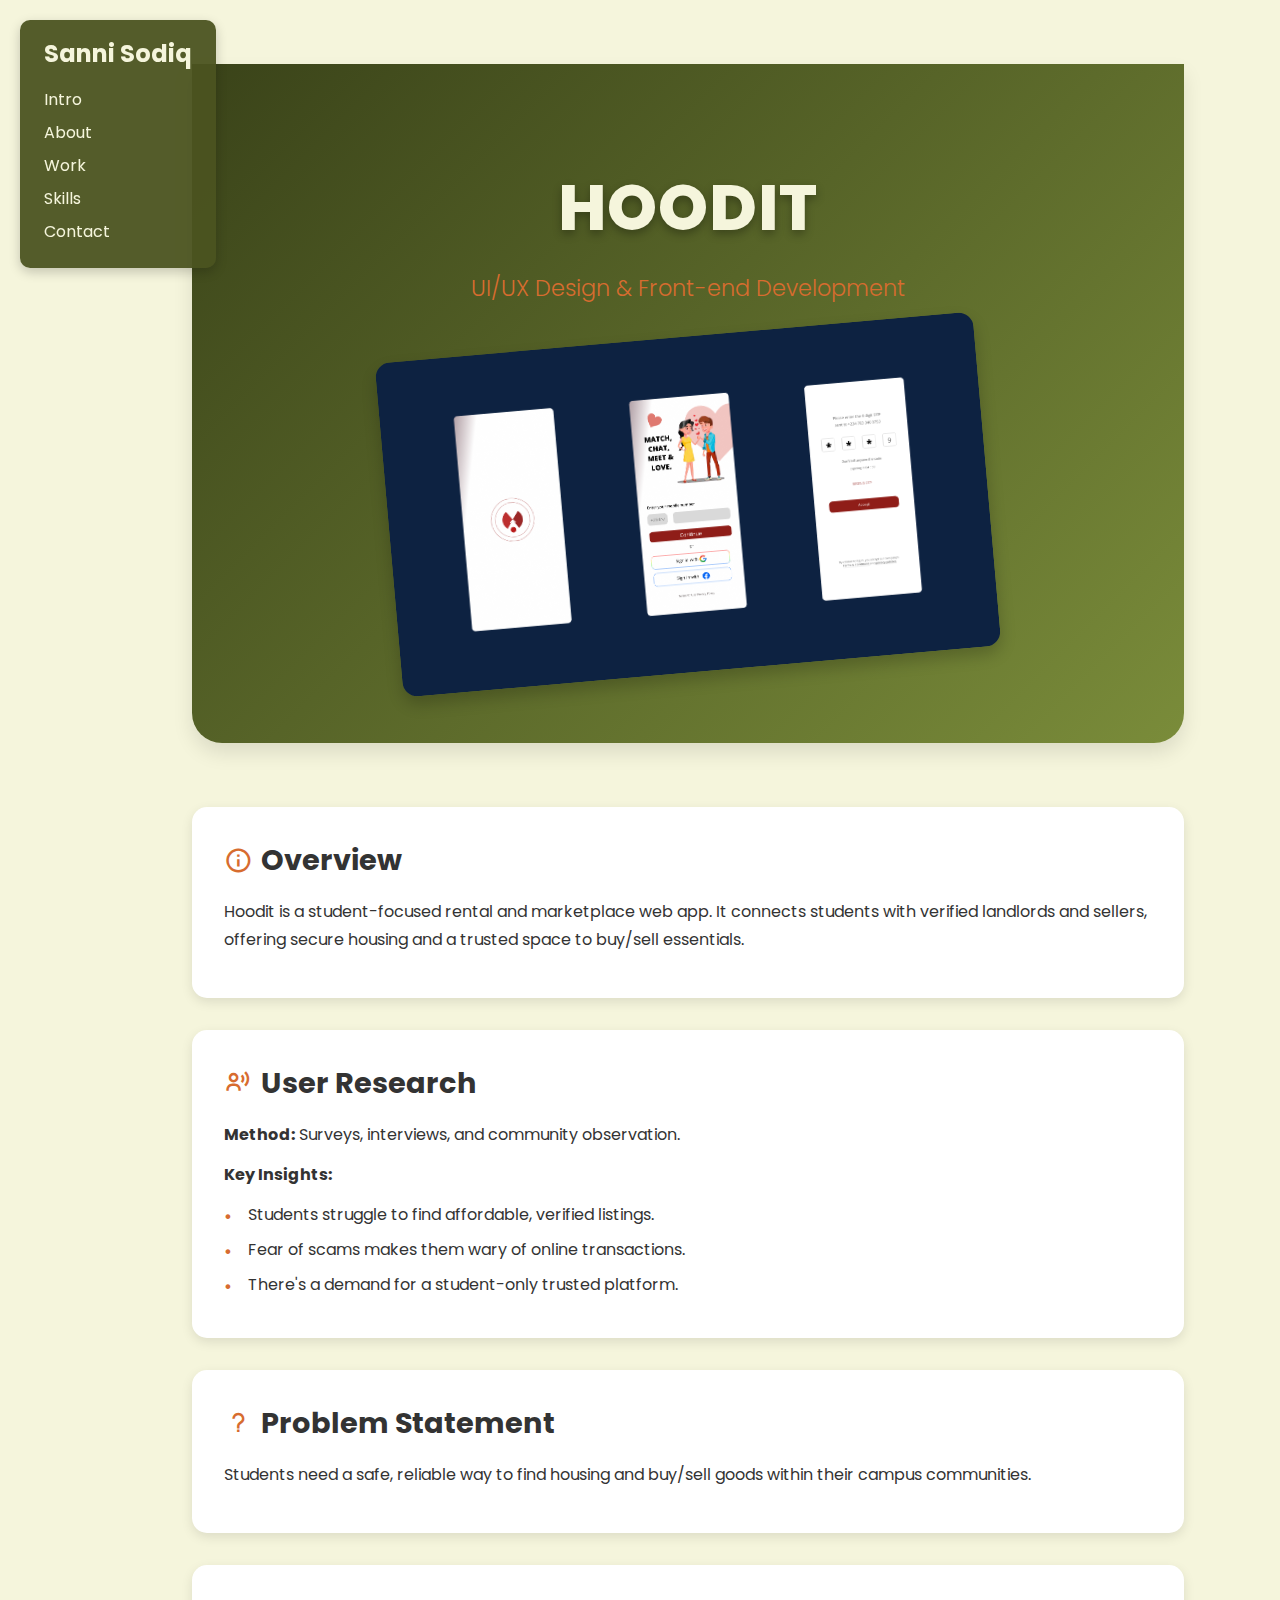
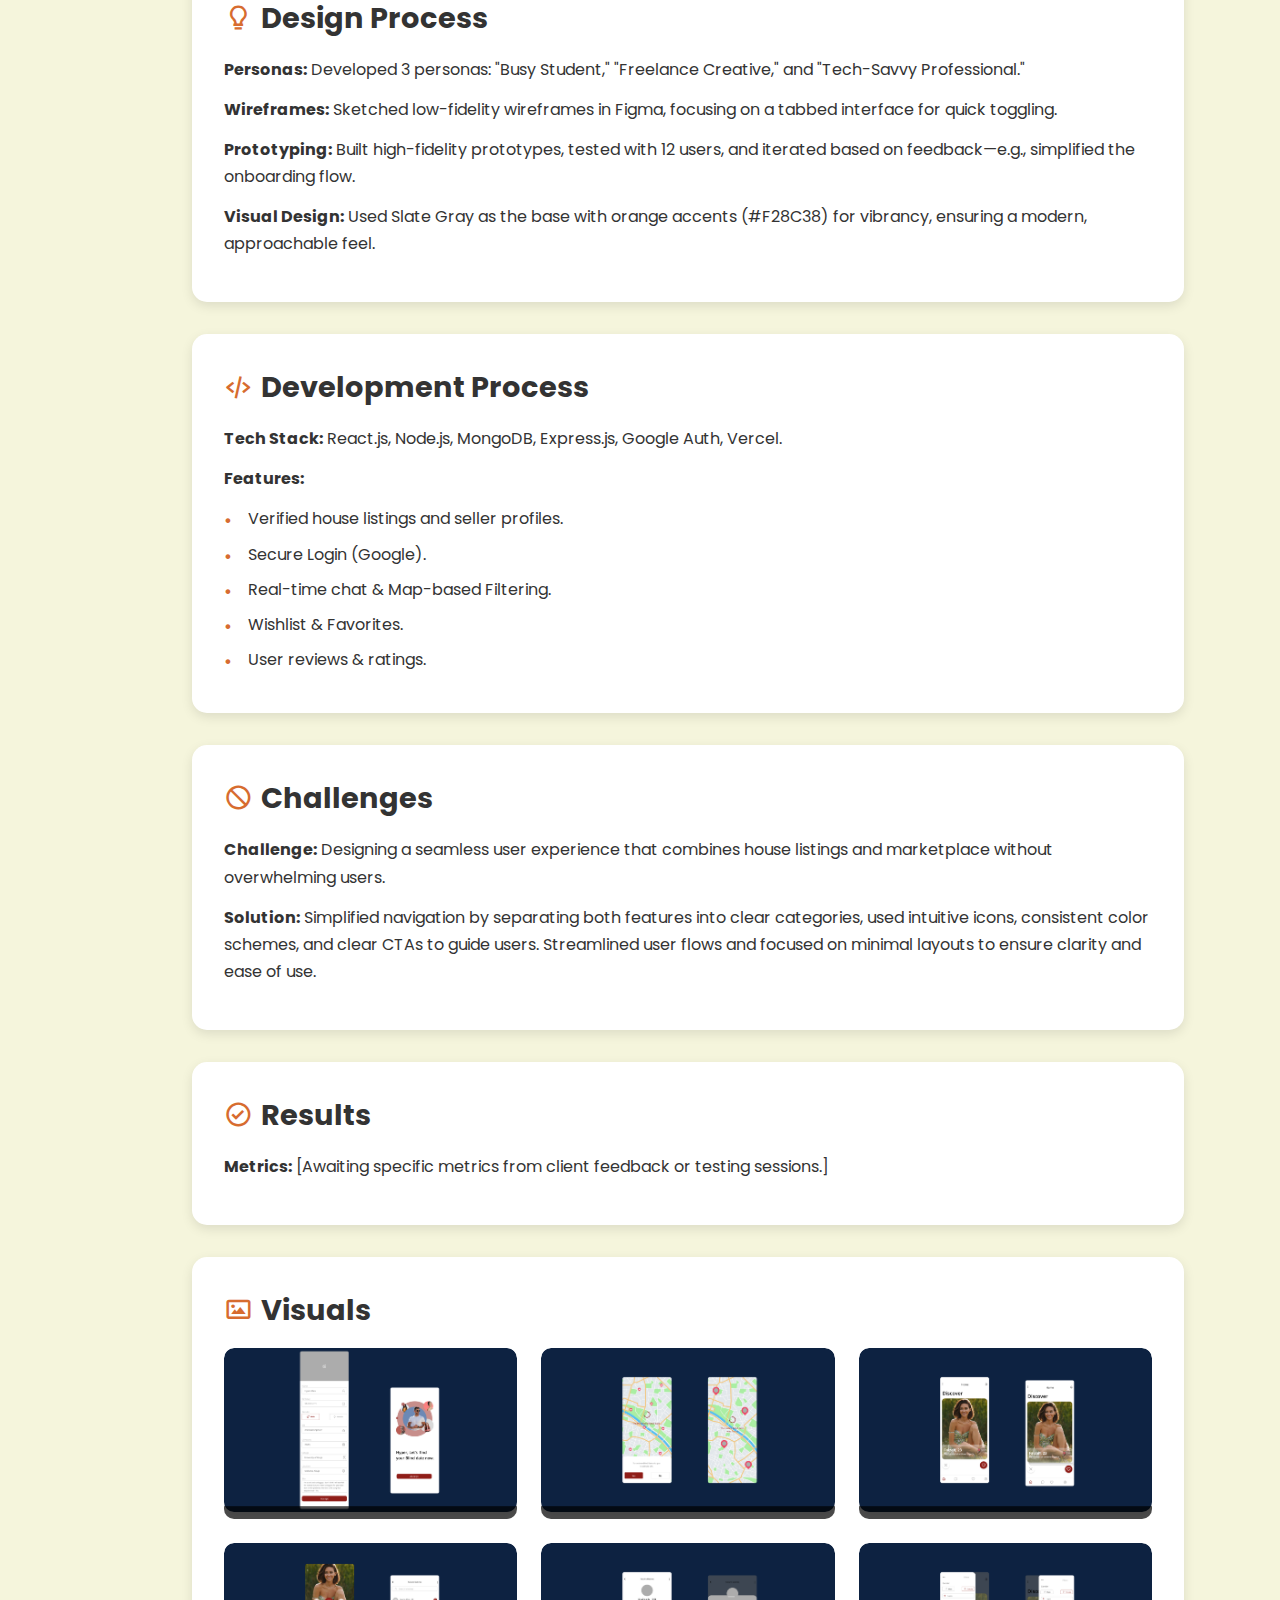
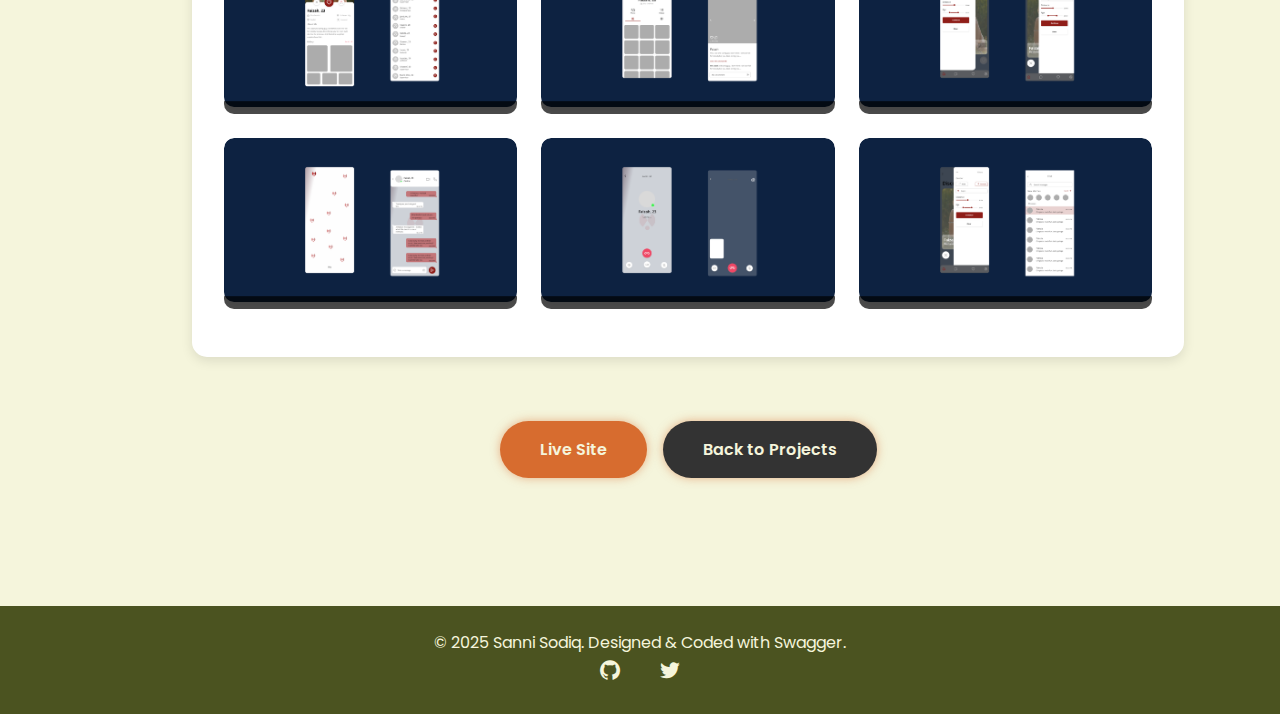
<file: project3.html>
<!DOCTYPE html>
<html lang="en">
  <head>
    <meta charset="UTF-8" />
    <meta name="viewport" content="width=device-width, initial-scale=1.0" />
    <meta name="description" content="Sanni Sodiq's project page for Hoodit, showcasing UI/UX design and front-end development work." />
    <meta name="keywords" content="UI/UX, front-end, Hoodit, Sanni Sodiq, portfolio" />
    <meta property="og:title" content="Sanni Sodiq - Hoodit Project" />
    <meta property="og:description" content="Discover my work on Hoodit, a student-focused rental and marketplace web app." />
    <meta property="og:image" content="hoodit.png" />
    <title>Sanni Sodiq - Hoodit</title>
    <!-- Preload Critical Resources -->
    <link rel="preload" href="https://fonts.googleapis.com/css2?family=Poppins:wght@300;400;600;700&display=swap" as="style">
    <!-- Poppins Font -->
    <link rel="preconnect" href="https://fonts.googleapis.com" />
    <link rel="preconnect" href="https://fonts.gstatic.com" crossorigin />
    <link href="https://fonts.googleapis.com/css2?family=Poppins:wght@300;400;600;700&display=swap" rel="stylesheet" />
    <!-- Boxicons -->
    <link href="https://unpkg.com/boxicons@2.1.4/css/boxicons.min.css" rel="stylesheet" />
    <!-- Custom CSS -->
    <link rel="stylesheet" href="project3.css" />
  </head>
  <body>
    <!-- Navigation -->
    <nav class="float-nav" aria-label="Main navigation">
      <div class="nav-content">
        <div class="nav-header">
          <h1>Sanni Sodiq</h1>
          <button class="nav-toggle" aria-label="Toggle navigation">
            <i class="bx bx-menu"></i>
          </button>
        </div>
        <ul class="nav-links">
          <li><a href="index.html#intro">Intro</a></li>
          <li><a href="index.html#about">About</a></li>
          <li><a href="index.html#work">Work</a></li>
          <li><a href="index.html#skills">Skills</a></li>
          <li><a href="index.html#contact">Contact</a></li>
        </ul>
      </div>
    </nav>

    <!-- Project Page -->
    <section class="project-page">
      <!-- Hero Section -->
      <div class="project-hero">
        <div class="hero-overlay"></div>
        <div class="hero-content">
          <h1 class="project-title">Hoodit</h1>
          <p class="project-subtitle">UI/UX Design & Front-end Development</p>
          <img src="dat1.png" alt="Hoodit" class="project-hero-img" loading="lazy" />
        </div>
      </div>

      <!-- Project Content -->
      <div class="project-content">
        <!-- Overview -->
        <div class="content-card">
          <h2><i class="bx bx-info-circle"></i> Overview</h2>
          <p>
            Hoodit is a student-focused rental and marketplace web app. It connects students with verified landlords and sellers, offering secure housing and a trusted space to buy/sell essentials.
          </p>
        </div>

        <!-- User Research -->
        <div class="content-card">
          <h2><i class="bx bx-user-voice"></i> User Research</h2>
          <p><strong>Method:</strong> Surveys, interviews, and community observation.</p>
          <p><strong>Key Insights:</strong></p>
          <ul>
            <li>Students struggle to find affordable, verified listings.</li>
            <li>Fear of scams makes them wary of online transactions.</li>
            <li>There's a demand for a student-only trusted platform.</li>
          </ul>
        </div>

        <!-- Problem Statement -->
        <div class="content-card">
          <h2><i class="bx bx-question-mark"></i> Problem Statement</h2>
          <p>
            Students need a safe, reliable way to find housing and buy/sell goods within their campus communities.
          </p>
        </div>

        <!-- Design Process -->
        <div class="content-card">
          <h2><i class="bx bx-bulb"></i> Design Process</h2>
          <p><strong>Personas:</strong> Developed 3 personas: "Busy Student," "Freelance Creative," and "Tech-Savvy Professional."</p>
          <p><strong>Wireframes:</strong> Sketched low-fidelity wireframes in Figma, focusing on a tabbed interface for quick toggling.</p>
          <p><strong>Prototyping:</strong> Built high-fidelity prototypes, tested with 12 users, and iterated based on feedback—e.g., simplified the onboarding flow.</p>
          <p><strong>Visual Design:</strong> Used Slate Gray as the base with orange accents (#F28C38) for vibrancy, ensuring a modern, approachable feel.</p>
        </div>

        <!-- Development Process -->
        <div class="content-card">
          <h2><i class="bx bx-code-alt"></i> Development Process</h2>
          <p><strong>Tech Stack:</strong> React.js, Node.js, MongoDB, Express.js, Google Auth, Vercel.</p>
          <p><strong>Features:</strong></p>
          <ul>
            <li>Verified house listings and seller profiles.</li>
            <li>Secure Login (Google).</li>
            <li>Real-time chat & Map-based Filtering.</li>
            <li>Wishlist & Favorites.</li>
            <li>User reviews & ratings.</li>
          </ul>
        </div>

        <!-- Challenges -->
        <div class="content-card">
          <h2><i class="bx bx-block"></i> Challenges</h2>
          <p><strong>Challenge:</strong> Designing a seamless user experience that combines house listings and marketplace without overwhelming users.</p>
          <p><strong>Solution:</strong> Simplified navigation by separating both features into clear categories, used intuitive icons, consistent color schemes, and clear CTAs to guide users. Streamlined user flows and focused on minimal layouts to ensure clarity and ease of use.</p>
        </div>

        <!-- Results -->
        <div class="content-card">
          <h2><i class="bx bx-check-circle"></i> Results</h2>
          <p><strong>Metrics:</strong> [Awaiting specific metrics from client feedback or testing sessions.]</p>
        </div>

        <!-- Visuals -->
        <div class="content-card">
          <h2><i class="bx bx-image"></i> Visuals</h2>
          <div class="project-gallery">
            <div class="gallery-item">
              <img src="dat2.png" alt="Homepage" class="gallery-img" loading="lazy" />
              <p class="gallery-caption">Homepage</p>
            </div>
            <div class="gallery-item">
              <img src="dat3.png" alt="Marketplace" class="gallery-img" loading="lazy" />
              <p class="gallery-caption">Marketplace</p>
            </div>
            <div class="gallery-item">
              <img src="dat4.png" alt="Mobile View" class="gallery-img" loading="lazy" />
              <p class="gallery-caption">Mobile View</p>
            </div>
            <div class="gallery-item">
              <img src="dat5.png" alt="Homepage" class="gallery-img" loading="lazy" />
              <p class="gallery-caption">Homepage</p>
            </div>
            <div class="gallery-item">
              <img src="dat6.png" alt="Marketplace" class="gallery-img" loading="lazy" />
              <p class="gallery-caption">Marketplace</p>
            </div>
            <div class="gallery-item">
              <img src="dat7.png" alt="Mobile View" class="gallery-img" loading="lazy" />
              <p class="gallery-caption">Mobile View</p>
            </div>
            <div class="gallery-item">
              <img src="dat8.png" alt="Homepage" class="gallery-img" loading="lazy" />
              <p class="gallery-caption">Homepage</p>
            </div>
            <div class="gallery-item">
              <img src="dat9.png" alt="Marketplace" class="gallery-img" loading="lazy" />
              <p class="gallery-caption">Marketplace</p>
            </div>
            <div class="gallery-item">
              <img src="dat10.png" alt="Mobile View" class="gallery-img" loading="lazy" />
              <p class="gallery-caption">Mobile View</p>
            </div>
          </div>
        </div>

        <!-- Buttons -->
        <div class="project-buttons">
          <a href="[Project Link]" class="btn">Live Site</a>
          <a href="index.html#work" class="btn secondary">Back to Projects</a>
        </div>
      </div>
    </section>

    <!-- Footer -->
    <footer>
      <p>© 2025 Sanni Sodiq. Designed & Coded with Swagger.</p>
      <div class="social-links">
        <a href="https://github.com/sodiqolaniyi" target="_blank"><i class="bx bxl-github"></i></a>
        <a href="https://twitter.com/sodiqolaniyi" target="_blank"><i class="bx bxl-twitter"></i></a>
      </div>
    </footer>

    <!-- Custom JS -->
    <script src="project3.js"></script>
  </body>
</html>
</file>
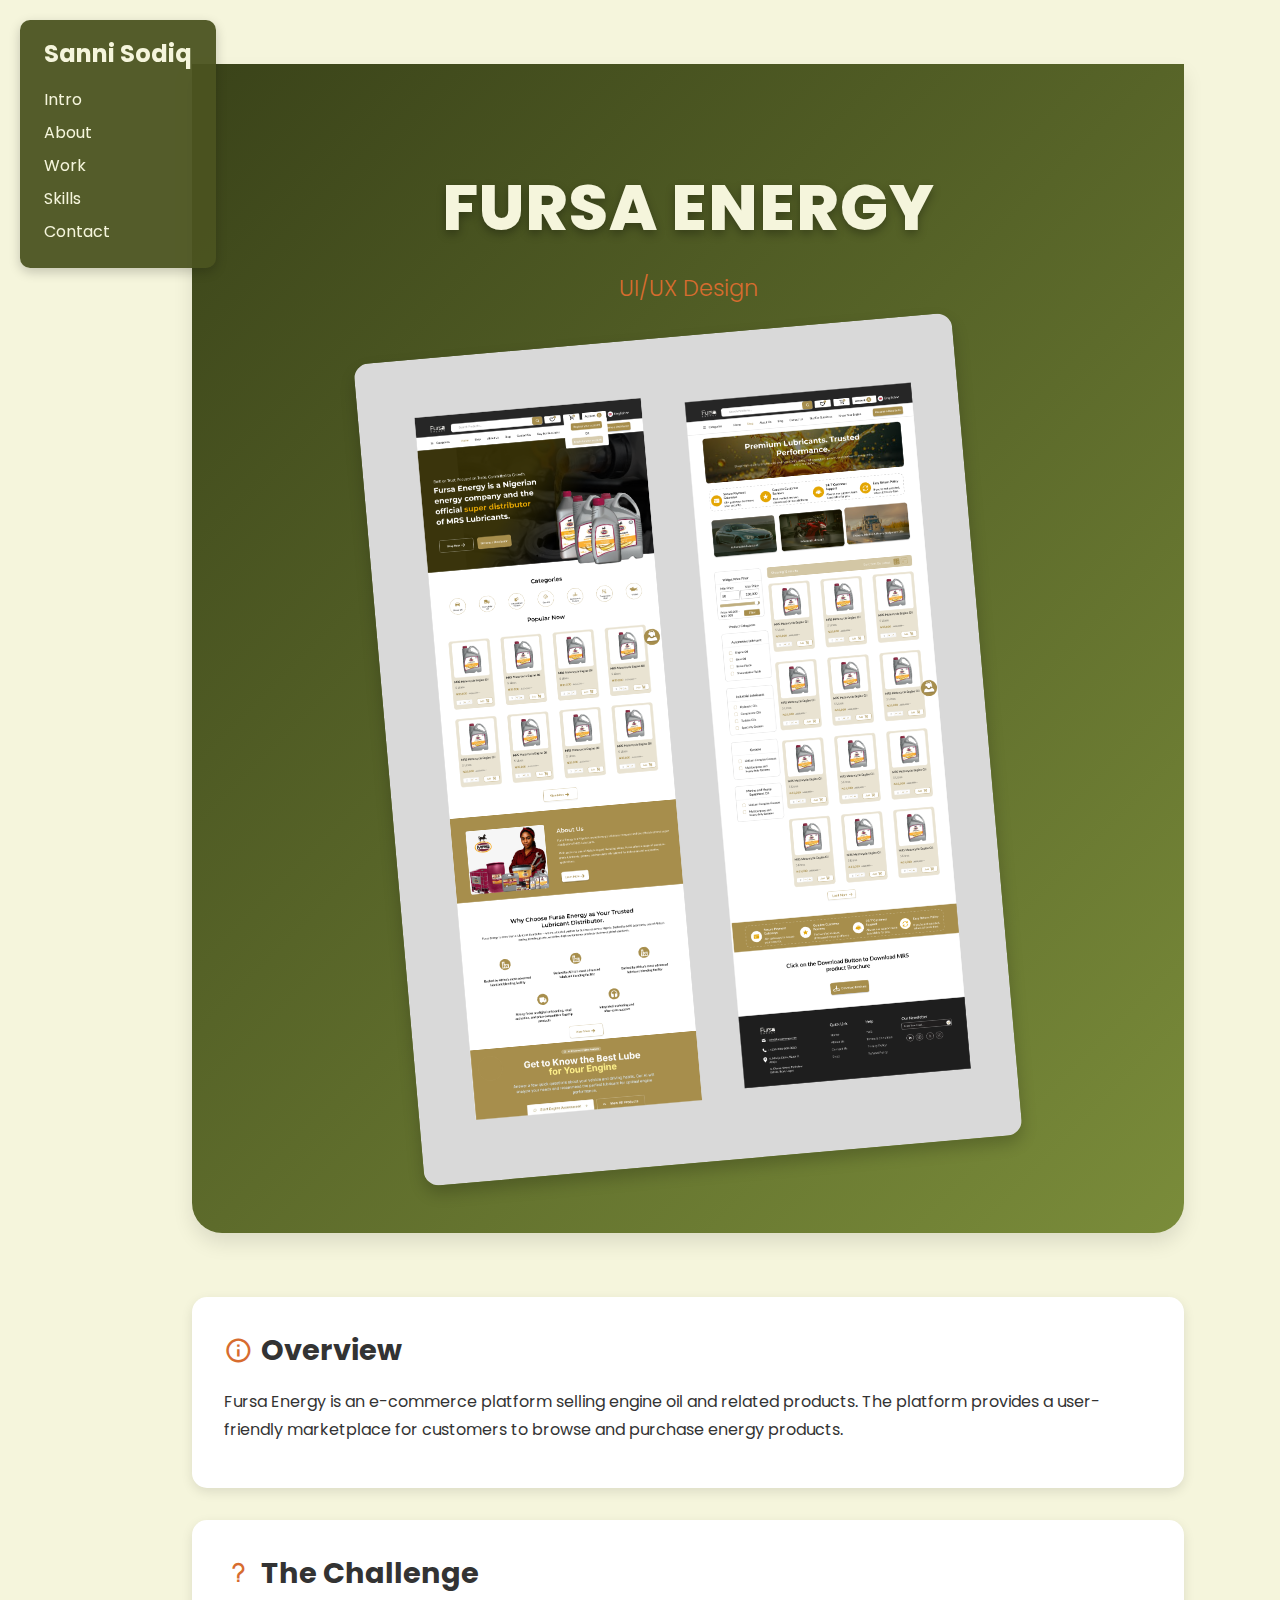
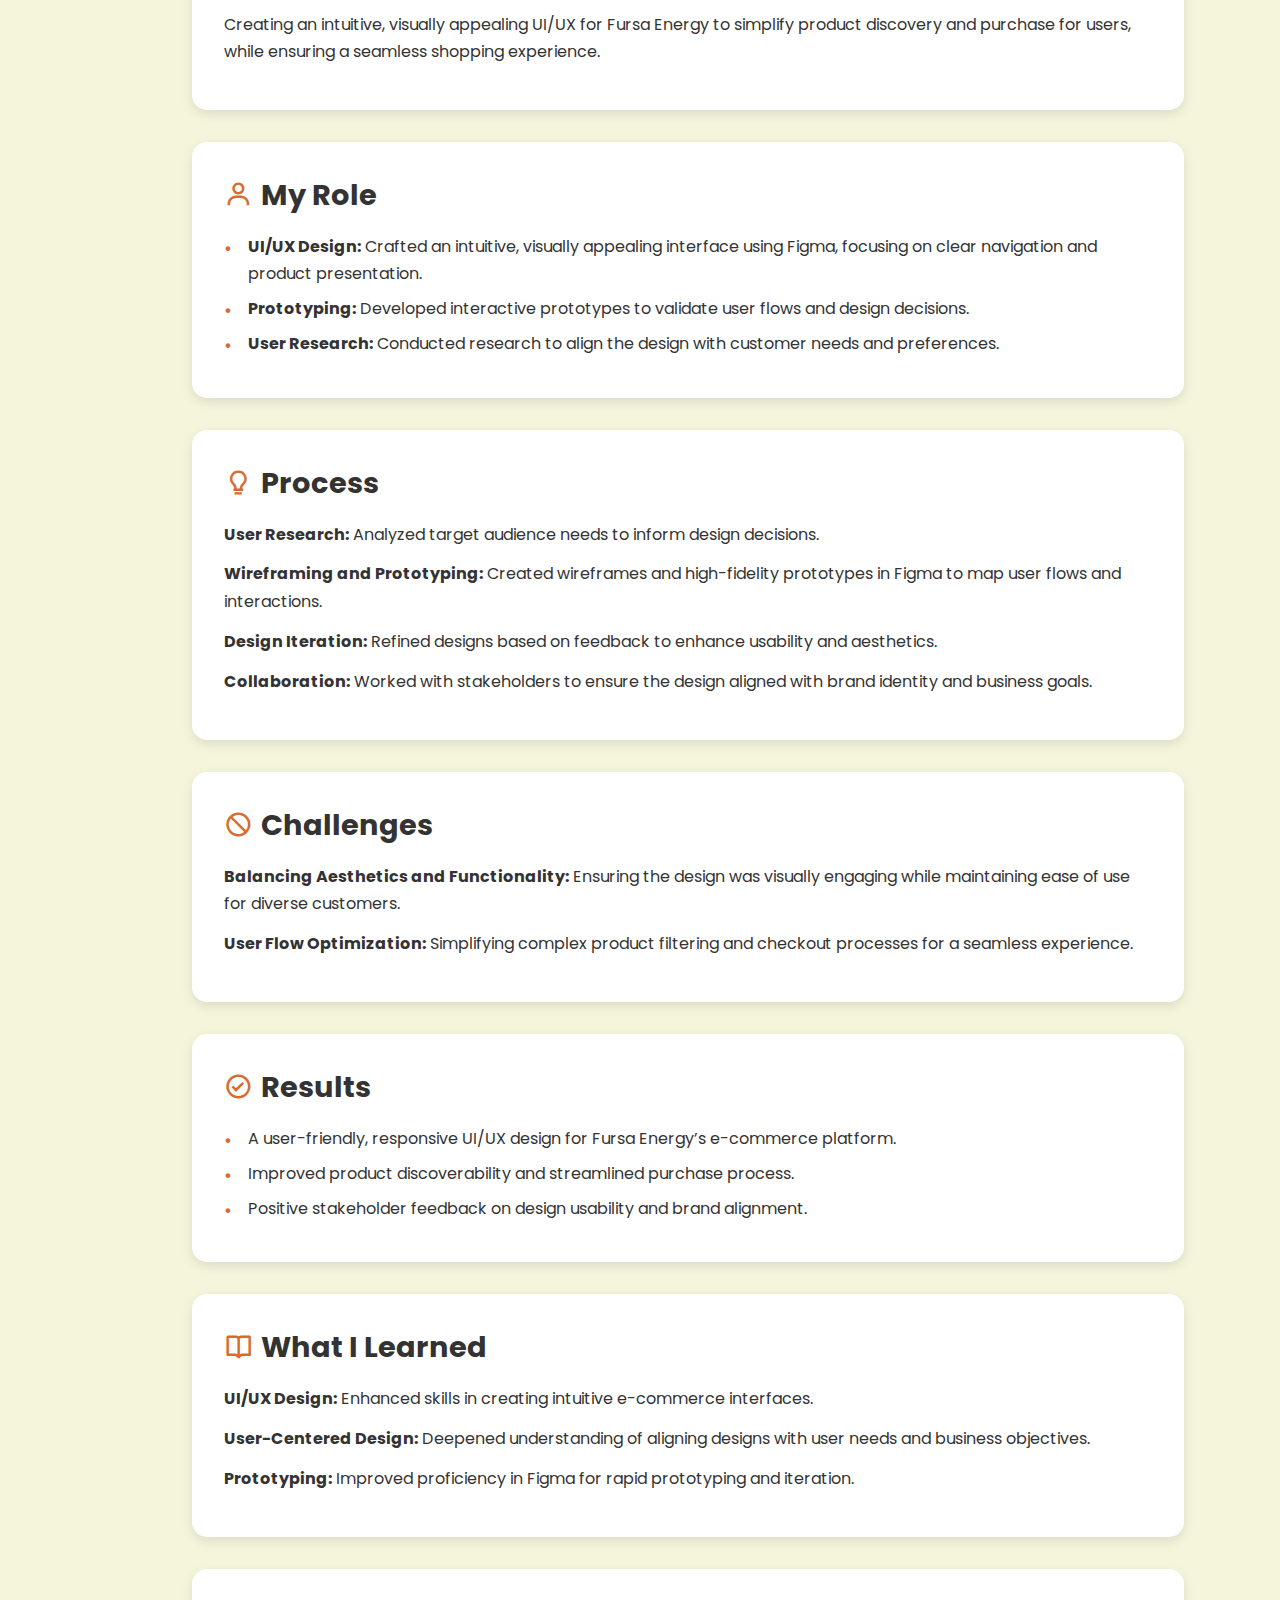
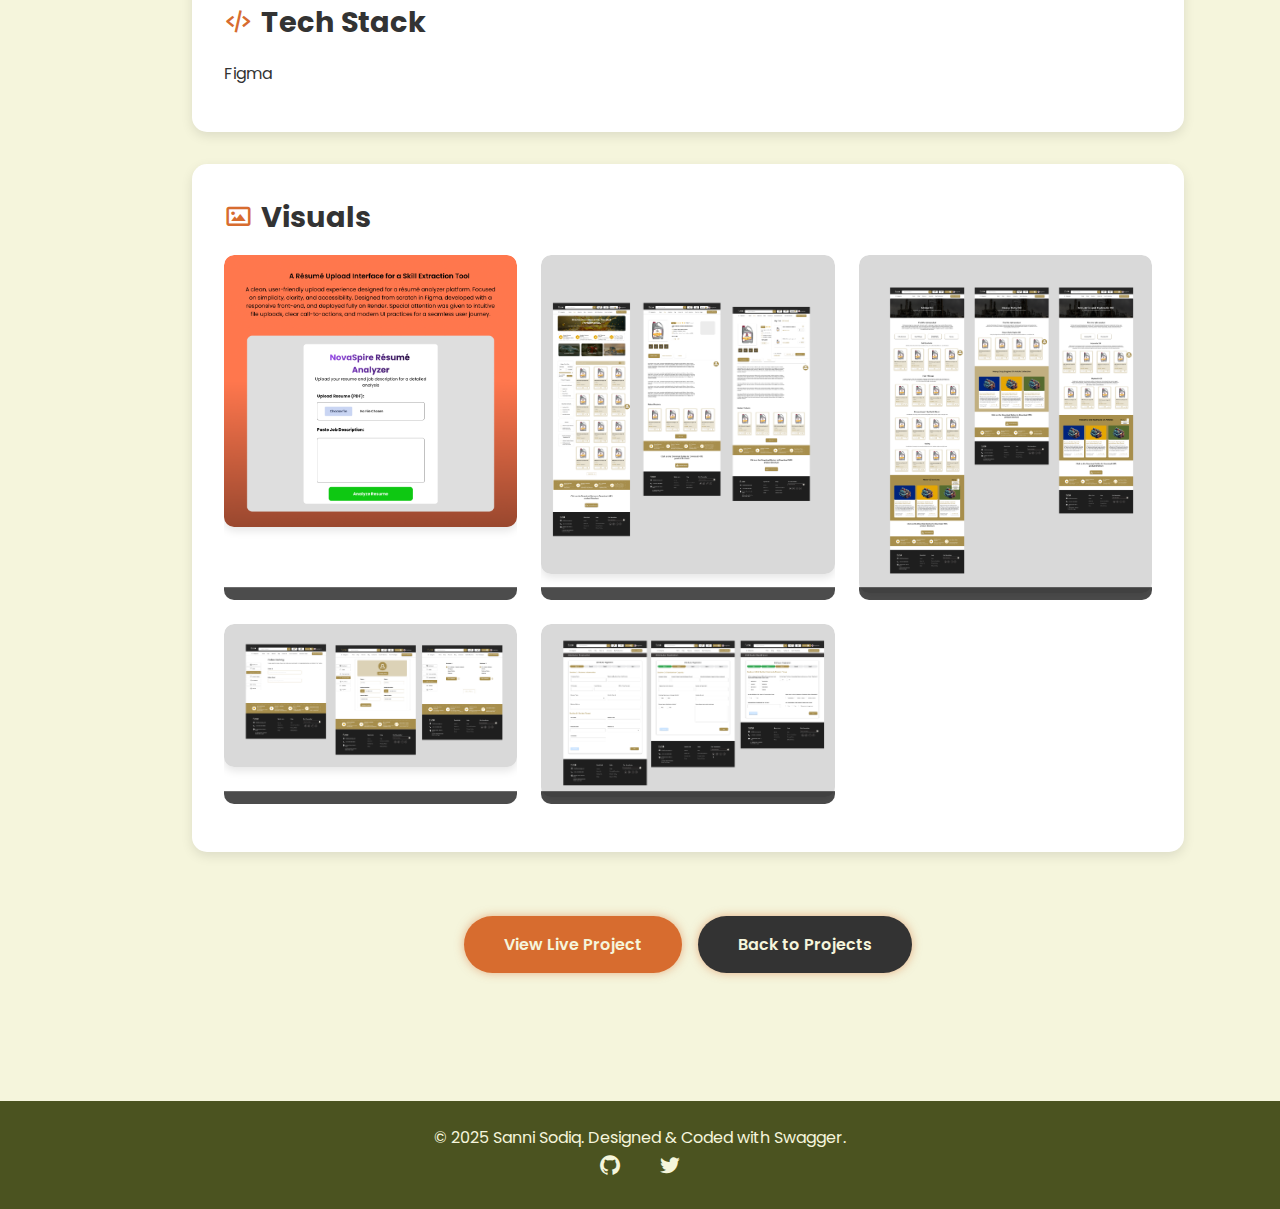
<file: project5.html>
<!DOCTYPE html>
<html lang="en">
  <head>
    <meta charset="UTF-8" />
    <meta name="viewport" content="width=device-width, initial-scale=1.0" />
    <meta name="description" content="Sanni Sodiq's project page for Novaspire Résumé Analyzer, showcasing UI/UX design and front-end development work." />
    <meta name="keywords" content="UI/UX, front-end, Novaspire, Sanni Sodiq, portfolio" />
    <meta property="og:title" content="Sanni Sodiq - Novaspire Résumé Analyzer Project" />
    <meta property="og:description" content="Discover my work on Novaspire Résumé Analyzer, a web app for simplifying résumé screening." />
    <meta property="og:image" content="ana5.png" />
    <title>Sanni Sodiq - Fursa Energy</title>
    <!-- Preload Critical Resources -->
    <link rel="preload" href="https://fonts.googleapis.com/css2?family=Poppins:wght@300;400;600;700&display=swap" as="style">
    <!-- Poppins Font -->
    <link rel="preconnect" href="https://fonts.googleapis.com" />
    <link rel="preconnect" href="https://fonts.gstatic.com" crossorigin />
    <link href="https://fonts.googleapis.com/css2?family=Poppins:wght@300;400;600;700&display=swap" rel="stylesheet" />
    <!-- Boxicons -->
    <link href="https://unpkg.com/boxicons@2.1.4/css/boxicons.min.css" rel="stylesheet" />
    <!-- Custom CSS -->
    <link rel="stylesheet" href="project5.css" />
  </head>
  <body>
    <!-- Navigation -->
    <nav class="float-nav" aria-label="Main navigation">
      <div class="nav-content">
        <div class="nav-header">
          <h1>Sanni Sodiq</h1>
          <button class="nav-toggle" aria-label="Toggle navigation">
            <i class="bx bx-menu"></i>
          </button>
        </div>
        <ul class="nav-links">
          <li><a href="index.html#intro">Intro</a></li>
          <li><a href="index.html#about">About</a></li>
          <li><a href="index.html#work">Work</a></li>
          <li><a href="index.html#skills">Skills</a></li>
          <li><a href="index.html#contact">Contact</a></li>
        </ul>
      </div>
    </nav>

    <!-- Project Page -->
    <section class="project-page">
      <!-- Hero Section -->
      <div class="project-hero">
        <div class="hero-overlay"></div>
        <div class="hero-content">
          <h1 class="project-title">Fursa energy</h1>
          <p class="project-subtitle">UI/UX Design</p>
          <img src="res1.png" alt="Novaspire Résumé Analyzer" class="project-hero-img" loading="lazy" />
        </div>
      </div>

      <!-- Project Content -->
      <div class="project-content">
        <!-- Overview -->
        <div class="content-card">
          <h2><i class="bx bx-info-circle"></i> Overview</h2>
          <p>
            Fursa Energy is an e-commerce platform selling engine oil and related products. The platform provides a user-friendly marketplace for customers to browse and purchase energy products.
          </p>
        </div>

        <!-- The Challenge -->
        <div class="content-card">
          <h2><i class="bx bx-question-mark"></i> The Challenge</h2>
          <p>
            Creating an intuitive, visually appealing UI/UX for Fursa Energy to simplify product discovery and purchase for users, while ensuring a seamless shopping experience.
          </p>
        </div>

        <!-- My Role -->
        <div class="content-card">
          <h2><i class="bx bx-user"></i> My Role</h2>
          <ul>
            <li><strong>UI/UX Design:</strong> Crafted an intuitive, visually appealing interface using Figma, focusing on clear navigation and product presentation.</li>
            <li><strong>Prototyping:</strong> Developed interactive prototypes to validate user flows and design decisions.</li>
            <li><strong>User Research:</strong> Conducted research to align the design with customer needs and preferences.</li>
          </ul>
        </div>

        <!-- Process -->
        <div class="content-card">
          <h2><i class="bx bx-bulb"></i> Process</h2>
          <p><strong>User Research:</strong> Analyzed target audience needs to inform design decisions.</p>
          <p><strong>Wireframing and Prototyping:</strong> Created wireframes and high-fidelity prototypes in Figma to map user flows and interactions.</p>
          <p><strong>Design Iteration:</strong> Refined designs based on feedback to enhance usability and aesthetics.</p>
          <p><strong>Collaboration:</strong> Worked with stakeholders to ensure the design aligned with brand identity and business goals.</p>
        </div>

        <!-- Challenges -->
        <div class="content-card">
          <h2><i class="bx bx-block"></i> Challenges</h2>
          <p><strong>Balancing Aesthetics and Functionality:</strong> Ensuring the design was visually engaging while maintaining ease of use for diverse customers.</p>
          <p><strong>User Flow Optimization:</strong> Simplifying complex product filtering and checkout processes for a seamless experience.</p>
        </div>

        <!-- Results -->
        <div class="content-card">
          <h2><i class="bx bx-check-circle"></i> Results</h2>
          <ul>
            <li>A user-friendly, responsive UI/UX design for Fursa Energy’s e-commerce platform.</li>
            <li>Improved product discoverability and streamlined purchase process.</li>
            <li>Positive stakeholder feedback on design usability and brand alignment.</li>
          </ul>
        </div>

        <!-- What I Learned -->
        <div class="content-card">
          <h2><i class="bx bx-book-open"></i> What I Learned</h2>
          <p><strong>UI/UX Design:</strong> Enhanced skills in creating intuitive e-commerce interfaces.</p>
          <p><strong>User-Centered Design:</strong> Deepened understanding of aligning designs with user needs and business objectives.</p>
          <p><strong>Prototyping:</strong> Improved proficiency in Figma for rapid prototyping and iteration.</p>
        </div>

        <!-- Tech Stack -->
        <div class="content-card">
          <h2><i class="bx bx-code-alt"></i> Tech Stack</h2>
          <p>Figma</p>
        </div>

        <!-- Visuals -->
        <div class="content-card">
          <h2><i class="bx bx-image"></i> Visuals</h2>
          <div class="project-gallery">
            <div class="gallery-item">
              <img src="ana1.png" alt="Résumé Upload Interface" class="gallery-img" loading="lazy" />
              <p class="gallery-caption">Blog, Contact and About Page</p>
            </div>
            <div class="gallery-item">
              <img src="ana4.png" alt="Résumé Upload Interface" class="gallery-img" loading="lazy" />
              <p class="gallery-caption">Product and Check out Pages</p>
            </div>
            <div class="gallery-item">
              <img src="ana2.png" alt="Skills Extraction Results" class="gallery-img" loading="lazy" />
              <p class="gallery-caption">product Categories pages </p>
            </div>
            <div class="gallery-item">
              <img src="res2.png" alt="Résumé Upload Interface" class="gallery-img" loading="lazy" />
              <p class="gallery-caption">Dashboard</p>
            </div>
               <div class="gallery-item">
              <img src="res3.png" alt="Résumé Upload Interface" class="gallery-img" loading="lazy" />
              <p class="gallery-caption">Become a distributor</p>
            </div>
          </div>
        </div>

        <!-- Buttons -->
        <div class="project-buttons">
          <a href="https://resume-mal5.onrender.com/" class="btn">View Live Project</a>
          <a href="index.html#work" class="btn secondary">Back to Projects</a>
        </div>
      </div>
    </section>

    <!-- Footer -->
    <footer>
      <p>© 2025 Sanni Sodiq. Designed & Coded with Swagger.</p>
      <div class="social-links">
        <a href="https://github.com/sodiqolaniyi" target="_blank"><i class="bx bxl-github"></i></a>
        <a href="https://twitter.com/sodiqolaniyi" target="_blank"><i class="bx bxl-twitter"></i></a>
      </div>
    </footer>

    <!-- Custom JS -->
    <script src="project5.js"></script>
  </body>
</html>
</file>
<file: project3.css>
* {
  margin: 0;
  padding: 0;
  box-sizing: border-box;
  font-family: "Poppins", sans-serif;
  scroll-behavior: smooth;
}

body {
  background: #F5F5DC; /* Beige */
  color: #333333; /* Dark gray */
  overflow-x: hidden;
}

/* Navigation */
.float-nav {
  position: fixed;
  top: 20px;
  left: 20px;
  background: rgba(75, 83, 32, 0.95); /* Army green */
  color: #F5F5DC;
  padding: 1rem 1.5rem;
  border-radius: 10px;
  box-shadow: 0 4px 12px rgba(0, 0, 0, 0.2);
  z-index: 100;
  transition: all 0.3s ease;
}

.float-nav.scrolled {
  top: 10px;
  padding: 0.5rem 1rem;
  box-shadow: 0 2px 8px rgba(0, 0, 0, 0.3);
}

.nav-header {
  display: flex;
  justify-content: space-between;
  align-items: center;
}

.nav-header h1 {
  font-size: 1.5rem;
  font-weight: 700;
  transition: font-size 0.3s ease;
}

.float-nav.scrolled .nav-header h1 {
  font-size: 1.2rem;
}

.nav-toggle {
  display: none;
  background: none;
  border: none;
  color: #F5F5DC;
  font-size: 1.5rem;
  cursor: pointer;
}

.nav-links {
  list-style: none;
  margin-top: 1rem;
}

.nav-links li {
  margin: 0.5rem 0;
}

.nav-links a {
  color: #F5F5DC;
  text-decoration: none;
  font-size: 1rem;
  font-weight: 400;
  transition: color 0.3s ease, transform 0.3s ease;
}

.nav-links a:hover {
  color: #D76C2F; /* Burnt orange */
  transform: translateX(5px);
}

/* Project Page */
.project-page {
  padding: 4rem 6rem 4rem 12rem;
  min-height: 100vh;
}

/* Hero Section */
.project-hero {
  position: relative;
  background: linear-gradient(135deg, #3A4319, #7A8C3A); /* Army green gradient */
  padding: 6rem 2rem 4rem;
  text-align: center;
  border-radius: 0 0 30px 30px;
  box-shadow: 0 10px 20px rgba(0, 0, 0, 0.1);
}

.hero-overlay {
  position: absolute;
  top: 0;
  left: 0;
  width: 100%;
  height: 100%;
  background: url('https://www.transparenttextures.com/patterns/circuit-pattern.png') repeat;
  opacity: 0.1;
  z-index: 0;
}

.hero-content {
  position: relative;
  z-index: 1;
}

.project-title {
  font-size: 4rem;
  font-weight: 800;
  color: #F5F5DC;
  margin-bottom: 1rem;
  text-transform: uppercase;
  letter-spacing: 1px;
  text-shadow: 0 4px 10px rgba(0, 0, 0, 0.3);
}

.project-subtitle {
  font-size: 1.4rem;
  font-weight: 300;
  color: #D76C2F;
  margin-bottom: 2rem;
}

.project-hero-img {
  width: 100%;
  max-width: 600px;
  border-radius: 15px;
  box-shadow: 0 8px 16px rgba(0, 0, 0, 0.2);
  transform: rotate(-5deg);
  transition: transform 0.3s ease;
}

.project-hero-img:hover {
  transform: rotate(0deg) scale(1.05);
}

/* Project Content */
.project-content {
  max-width: 1000px;
  margin: 4rem auto;
  display: flex;
  flex-direction: column;
  gap: 2rem;
}

.content-card {
  background: #FFFFFF;
  padding: 2rem;
  border-radius: 15px;
  box-shadow: 0 4px 12px rgba(0, 0, 0, 0.1);
  transition: transform 0.3s ease, box-shadow 0.3s ease;
}

.content-card:hover {
  transform: translateY(-5px);
  box-shadow: 0 8px 20px rgba(0, 0, 0, 0.15);
}

.content-card h2 {
  font-size: 1.8rem;
  color: #333333;
  margin-bottom: 1rem;
  display: flex;
  align-items: center;
  gap: 0.5rem;
}

.content-card h2 i {
  color: #D76C2F;
}

.content-card p {
  font-size: 1rem;
  line-height: 1.7;
  margin-bottom: 0.8rem;
}

.content-card ul {
  list-style: none;
  padding-left: 0;
}

.content-card ul li {
  font-size: 1rem;
  line-height: 1.7;
  margin-bottom: 0.5rem;
  position: relative;
  padding-left: 1.5rem;
}

.content-card ul li::before {
  content: "•";
  color: #D76C2F;
  font-size: 1.2rem;
  position: absolute;
  left: 0;
  top: 0;
}

/* Gallery */
.project-gallery {
  display: grid;
  grid-template-columns: repeat(auto-fit, minmax(250px, 1fr));
  gap: 1.5rem;
  margin: 1rem 0;
}

.gallery-item {
  position: relative;
  overflow: hidden;
  border-radius: 10px;
}

.gallery-img {
  width: 100%;
  height: auto;
  border-radius: 10px;
  box-shadow: 0 4px 8px rgba(0, 0, 0, 0.1);
  transition: transform 0.3s ease, box-shadow 0.3s ease;
}

.gallery-img:hover {
  transform: scale(1.1);
  box-shadow: 0 8px 16px rgba(0, 0, 0, 0.2);
}

.gallery-caption {
  position: absolute;
  bottom: 0;
  left: 0;
  width: 100%;
  background: rgba(0, 0, 0, 0.7);
  color: #F5F5DC;
  text-align: center;
  padding: 0.5rem;
  font-size: 0.9rem;
  transform: translateY(100%);
  transition: transform 0.3s ease;
}

.gallery-item:hover .gallery-caption {
  transform: translateY(0);
}

/* Buttons */
.project-buttons {
  display: flex;
  justify-content: center;
  gap: 1rem;
  margin-top: 2rem;
}

.btn {
  display: inline-block;
  padding: 1rem 2.5rem;
  background: #D76C2F; /* Burnt orange */
  color: #F5F5DC;
  font-weight: 600;
  text-decoration: none;
  border-radius: 50px;
  box-shadow: 0 0 10px rgba(215, 108, 47, 0.5);
  transition: transform 0.3s ease, background 0.3s ease, box-shadow 0.3s ease;
}

.btn:hover {
  background: #333333; /* Dark gray */
  transform: scale(1.05) translateY(-3px);
  box-shadow: 0 0 20px rgba(215, 108, 47, 0.8);
}

.btn.secondary {
  background: #333333;
  color: #F5F5DC;
}

.btn.secondary:hover {
  background: #D76C2F;
  color: #F5F5DC;
}

/* Footer */
footer {
  background: #4B5320;
  color: #F5F5DC;
  text-align: center;
  padding: 1.5rem;
}

.social-links a {
  color: #F5F5DC;
  margin: 0 1rem;
  font-size: 1.5rem;
  transition: color 0.3s ease;
}

.social-links a:hover {
  color: #D76C2F;
}

/* Responsive Design */
@media (max-width: 1024px) {
  .project-page {
    padding: 8rem 3rem 3rem;
  }

  .project-title {
    font-size: 3rem;
  }

  .project-subtitle {
    font-size: 1.2rem;
  }

  .project-hero-img {
    max-width: 500px;
  }
}

@media (max-width: 768px) {
  .float-nav {
    width: 100%;
    left: 0;
    top: 0;
    border-radius: 0;
    padding: 0.8rem 1rem;
  }

  .float-nav.scrolled {
    padding: 0.5rem 1rem;
  }

  .nav-toggle {
    display: block;
  }

  .nav-links {
    display: none;
  }

  .nav-links.active {
    display: block;
  }

  .project-page {
    padding: 6rem 1.5rem 2rem;
  }

  .project-hero {
    padding: 4rem 1rem 3rem;
  }

  .project-title {
    font-size: 2.5rem;
  }

  .project-subtitle {
    font-size: 1rem;
  }

  .project-hero-img {
    max-width: 100%;
    transform: rotate(0deg);
  }

  .content-card {
    padding: 1.5rem;
  }

  .content-card h2 {
    font-size: 1.5rem;
  }

  .content-card p, .content-card ul li {
    font-size: 0.9rem;
  }

  .project-buttons {
    flex-direction: column;
    gap: 0.5rem;
  }

  .btn {
    padding: 0.8rem 2rem;
    width: 100%;
    text-align: center;
  }
}

@media (max-width: 480px) {
  .project-title {
    font-size: 2rem;
  }

  .project-subtitle {
    font-size: 0.9rem;
  }

  .content-card h2 {
    font-size: 1.3rem;
  }

  .content-card p, .content-card ul li {
    font-size: 0.85rem;
  }
}
</file>
<file: project5.css>
* {
  margin: 0;
  padding: 0;
  box-sizing: border-box;
  font-family: "Poppins", sans-serif;
  scroll-behavior: smooth;
}

body {
  background: #F5F5DC; /* Beige */
  color: #333333; /* Dark gray */
  overflow-x: hidden;
}

/* Navigation */
.float-nav {
  position: fixed;
  top: 20px;
  left: 20px;
  background: rgba(75, 83, 32, 0.95); /* Army green */
  color: #F5F5DC;
  padding: 1rem 1.5rem;
  border-radius: 10px;
  box-shadow: 0 4px 12px rgba(0, 0, 0, 0.2);
  z-index: 100;
  transition: all 0.3s ease;
}

.float-nav.scrolled {
  top: 10px;
  padding: 0.5rem 1rem;
  box-shadow: 0 2px 8px rgba(0, 0, 0, 0.3);
}

.nav-header {
  display: flex;
  justify-content: space-between;
  align-items: center;
}

.nav-header h1 {
  font-size: 1.5rem;
  font-weight: 700;
  transition: font-size 0.3s ease;
}

.float-nav.scrolled .nav-header h1 {
  font-size: 1.2rem;
}

.nav-toggle {
  display: none;
  background: none;
  border: none;
  color: #F5F5DC;
  font-size: 1.5rem;
  cursor: pointer;
}

.nav-links {
  list-style: none;
  margin-top: 1rem;
}

.nav-links li {
  margin: 0.5rem 0;
}

.nav-links a {
  color: #F5F5DC;
  text-decoration: none;
  font-size: 1rem;
  font-weight: 400;
  transition: color 0.3s ease, transform 0.3s ease;
}

.nav-links a:hover {
  color: #D76C2F; /* Burnt orange */
  transform: translateX(5px);
}

/* Project Page */
.project-page {
  padding: 4rem 6rem 4rem 12rem;
  min-height: 100vh;
}

/* Hero Section */
.project-hero {
  position: relative;
  background: linear-gradient(135deg, #3A4319, #7A8C3A); /* Army green gradient */
  padding: 6rem 2rem 4rem;
  text-align: center;
  border-radius: 0 0 30px 30px;
  box-shadow: 0 10px 20px rgba(0, 0, 0, 0.1);
}

.hero-overlay {
  position: absolute;
  top: 0;
  left: 0;
  width: 100%;
  height: 100%;
  background: url('https://www.transparenttextures.com/patterns/circuit-pattern.png') repeat;
  opacity: 0.1;
  z-index: 0;
}

.hero-content {
  position: relative;
  z-index: 1;
}

.project-title {
  font-size: 4rem;
  font-weight: 800;
  color: #F5F5DC;
  margin-bottom: 1rem;
  text-transform: uppercase;
  letter-spacing: 1px;
  text-shadow: 0 4px 10px rgba(0, 0, 0, 0.3);
}

.project-subtitle {
  font-size: 1.4rem;
  font-weight: 300;
  color: #D76C2F;
  margin-bottom: 2rem;
}

.project-hero-img {
  width: 100%;
  max-width: 600px;
  border-radius: 15px;
  box-shadow: 0 8px 16px rgba(0, 0, 0, 0.2);
  transform: rotate(-5deg);
  transition: transform 0.3s ease;
}

.project-hero-img:hover {
  transform: rotate(0deg) scale(1.05);
}

/* Project Content */
.project-content {
  max-width: 1000px;
  margin: 4rem auto;
  display: flex;
  flex-direction: column;
  gap: 2rem;
}

.content-card {
  background: #FFFFFF;
  padding: 2rem;
  border-radius: 15px;
  box-shadow: 0 4px 12px rgba(0, 0, 0, 0.1);
  transition: transform 0.3s ease, box-shadow 0.3s ease;
}

.content-card:hover {
  transform: translateY(-5px);
  box-shadow: 0 8px 20px rgba(0, 0, 0, 0.15);
}

.content-card h2 {
  font-size: 1.8rem;
  color: #333333;
  margin-bottom: 1rem;
  display: flex;
  align-items: center;
  gap: 0.5rem;
}

.content-card h2 i {
  color: #D76C2F;
}

.content-card p {
  font-size: 1rem;
  line-height: 1.7;
  margin-bottom: 0.8rem;
}

.content-card ul {
  list-style: none;
  padding-left: 0;
}

.content-card ul li {
  font-size: 1rem;
  line-height: 1.7;
  margin-bottom: 0.5rem;
  position: relative;
  padding-left: 1.5rem;
}

.content-card ul li::before {
  content: "•";
  color: #D76C2F;
  font-size: 1.2rem;
  position: absolute;
  left: 0;
  top: 0;
}

/* Gallery */
.project-gallery {
  display: grid;
  grid-template-columns: repeat(auto-fit, minmax(250px, 1fr));
  gap: 1.5rem;
  margin: 1rem 0;
}

.gallery-item {
  position: relative;
  overflow: hidden;
  border-radius: 10px;
}

.gallery-img {
  width: 100%;
  height: auto;
  border-radius: 10px;
  box-shadow: 0 4px 8px rgba(0, 0, 0, 0.1);
  transition: transform 0.3s ease, box-shadow 0.3s ease;
}

.gallery-img:hover {
  transform: scale(1.1);
  box-shadow: 0 8px 16px rgba(0, 0, 0, 0.2);
}

.gallery-caption {
  position: absolute;
  bottom: 0;
  left: 0;
  width: 100%;
  background: rgba(0, 0, 0, 0.7);
  color: #F5F5DC;
  text-align: center;
  padding: 0.5rem;
  font-size: 0.9rem;
  transform: translateY(100%);
  transition: transform 0.3s ease;
}

.gallery-item:hover .gallery-caption {
  transform: translateY(0);
}

/* Buttons */
.project-buttons {
  display: flex;
  justify-content: center;
  gap: 1rem;
  margin-top: 2rem;
}

.btn {
  display: inline-block;
  padding: 1rem 2.5rem;
  background: #D76C2F; /* Burnt orange */
  color: #F5F5DC;
  font-weight: 600;
  text-decoration: none;
  border-radius: 50px;
  box-shadow: 0 0 10px rgba(215, 108, 47, 0.5);
  transition: transform 0.3s ease, background 0.3s ease, box-shadow 0.3s ease;
}

.btn:hover {
  background: #333333; /* Dark gray */
  transform: scale(1.05) translateY(-3px);
  box-shadow: 0 0 20px rgba(215, 108, 47, 0.8);
}

.btn.secondary {
  background: #333333;
  color: #F5F5DC;
}

.btn.secondary:hover {
  background: #D76C2F;
  color: #F5F5DC;
}

/* Footer */
footer {
  background: #4B5320;
  color: #F5F5DC;
  text-align: center;
  padding: 1.5rem;
}

.social-links a {
  color: #F5F5DC;
  margin: 0 1rem;
  font-size: 1.5rem;
  transition: color 0.3s ease;
}

.social-links a:hover {
  color: #D76C2F;
}

/* Responsive Design */
@media (max-width: 1024px) {
  .project-page {
    padding: 8rem 3rem 3rem;
  }

  .project-title {
    font-size: 3rem;
  }

  .project-subtitle {
    font-size: 1.2rem;
  }

  .project-hero-img {
    max-width: 500px;
  }
}

@media (max-width: 768px) {
  .float-nav {
    width: 100%;
    left: 0;
    top: 0;
    border-radius: 0;
    padding: 0.8rem 1rem;
  }

  .float-nav.scrolled {
    padding: 0.5rem 1rem;
  }

  .nav-toggle {
    display: block;
  }

  .nav-links {
    display: none;
  }

  .nav-links.active {
    display: block;
  }

  .project-page {
    padding: 6rem 1.5rem 2rem;
  }

  .project-hero {
    padding: 4rem 1rem 3rem;
  }

  .project-title {
    font-size: 2.5rem;
  }

  .project-subtitle {
    font-size: 1rem;
  }

  .project-hero-img {
    max-width: 100%;
    transform: rotate(0deg);
  }

  .content-card {
    padding: 1.5rem;
  }

  .content-card h2 {
    font-size: 1.5rem;
  }

  .content-card p, .content-card ul li {
    font-size: 0.9rem;
  }

  .project-buttons {
    flex-direction: column;
    gap: 0.5rem;
  }

  .btn {
    padding: 0.8rem 2rem;
    width: 100%;
    text-align: center;
  }
}

@media (max-width: 480px) {
  .project-title {
    font-size: 2rem;
  }

  .project-subtitle {
    font-size: 0.9rem;
  }

  .content-card h2 {
    font-size: 1.3rem;
  }

  .content-card p, .content-card ul li {
    font-size: 0.85rem;
  }
}
</file>
